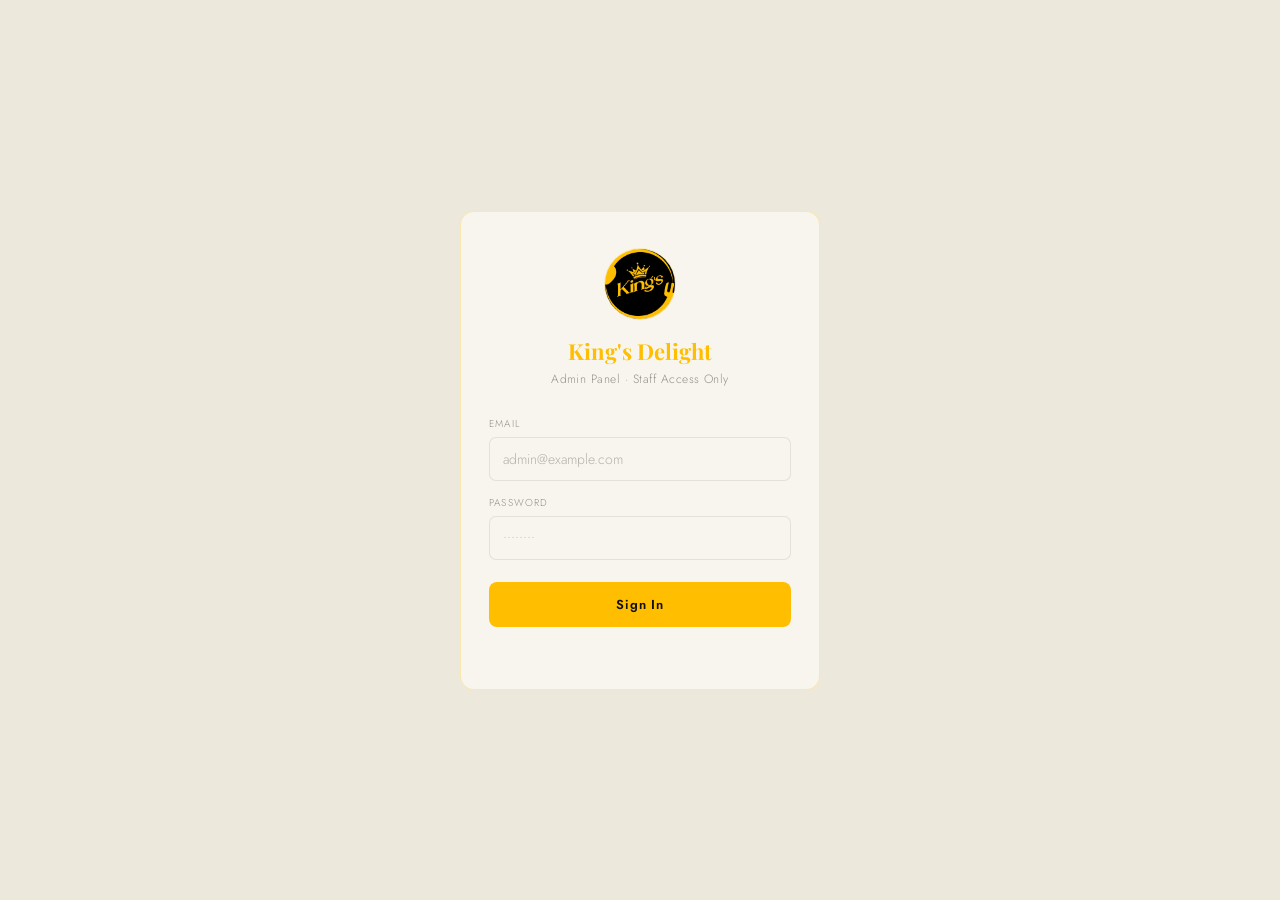
<file: admin.html>
<!DOCTYPE html>
<html lang="en">
<head>
<meta charset="UTF-8">
<meta name="viewport" content="width=device-width, initial-scale=1.0">
<title>King's Delight — Admin</title>
<link rel="icon" type="image/svg+xml" href="data:image/svg+xml,%3Csvg xmlns='http://www.w3.org/2000/svg' viewBox='0 0 32 32'%3E%3Crect width='32' height='32' rx='8' fill='%231C1C1C'/%3E%3Ctext x='16' y='23' font-size='20' text-anchor='middle' fill='%23FFBF00'%3E%F0%9F%91%91%3C/text%3E%3C/svg%3E">
<link rel="preconnect" href="https://fonts.googleapis.com">
<link href="https://fonts.googleapis.com/css2?family=Playfair+Display:wght@700&family=Jost:wght@300;400;500;600&display=swap" rel="stylesheet">
<link rel="stylesheet" href="admin.css">
</head>
<body>

<!-- ── LOGIN SCREEN ──────────────────────────────────────────────────────── -->
<div id="loginScreen">
  <div class="login-card">
    <div class="login-crown"><img src="assets/logo.png" alt="King's Delight" style="width:72px;height:72px;border-radius:50%;border:1.5px solid var(--gold-border);object-fit:cover"></div>
    <h1 class="login-title">King's Delight</h1>
    <p class="login-sub">Admin Panel · Staff Access Only</p>
    <div class="field">
      <label for="loginEmail">Email</label>
      <input type="email" id="loginEmail" placeholder="admin@example.com" autocomplete="email">
    </div>
    <div class="field">
      <label for="loginPassword">Password</label>
      <input type="password" id="loginPassword" placeholder="••••••••" autocomplete="current-password">
    </div>
    <button class="login-btn" id="loginBtn" onclick="doLogin()">Sign In</button>
    <p class="login-error" id="loginError"></p>
  </div>
</div>

<!-- ── ADMIN PANEL ────────────────────────────────────────────────────────── -->
<div id="adminPanel">
  <header class="admin-header">
    <div class="admin-header-inner">
      <div class="admin-logo-text" style="display:flex;align-items:center;gap:10px">
        <img src="assets/logo.png" alt="logo" style="width:32px;height:32px;border-radius:50%;border:1px solid var(--gold-border);object-fit:cover;flex-shrink:0">
        King's Delight <span>ADMIN</span>
      </div>
      <a href="/" target="_blank" rel="noopener noreferrer" style="font-size:12px;color:var(--cream-35);text-decoration:none;margin-right:8px">View Menu ↗</a>
      <button class="logout-btn" onclick="doLogout()">Sign Out</button>
    </div>
  </header>

  <div class="admin-body">

    <!-- Global scope switchers (positioned above tabs) -->
    <div class="admin-scope-wrap" id="menuScopeRow">
      <div class="admin-scope-switcher" role="group" aria-label="Menu section">
        <button class="admin-scope-btn active" data-scope="eatery" onclick="setMenuScope('eatery', this)" aria-label="Switch to Eatery menu">Eatery</button>
        <button class="admin-scope-btn" data-scope="lounge" onclick="setMenuScope('lounge', this)" aria-label="Switch to Lounge menu">Lounge</button>
      </div>
    </div>
    <div class="admin-scope-wrap" id="orderScopeRow" style="display:none">
      <div class="admin-scope-switcher" role="group" aria-label="Order section">
        <button class="admin-scope-btn active" data-scope="eatery" onclick="setOrderScope('eatery', this)" aria-label="Switch to Eatery orders">Eatery</button>
        <button class="admin-scope-btn" data-scope="lounge" onclick="setOrderScope('lounge', this)" aria-label="Switch to Lounge orders">Lounge</button>
      </div>
    </div>

    <!-- Tab navigation -->
    <div class="admin-tabs" id="adminTabs">
      <button class="admin-tab active" id="tabMenu" onclick="switchAdminTab('menu')">📋 Menu</button>
      <button class="admin-tab" id="tabOrders" onclick="switchAdminTab('orders')">🧾 Orders</button>
    </div>

    <!-- ── MENU PANEL ── -->
    <div id="menuPanel">

    <!-- Stats -->
    <div class="stats-row" id="statsRow">
      <div class="stat-card">
        <div class="stat-num" id="statTotal">—</div>
        <div class="stat-label">Total Items</div>
      </div>
      <div class="stat-card">
        <div class="stat-num" id="statAvail" style="color:var(--green)">—</div>
        <div class="stat-label">Available</div>
      </div>
      <div class="stat-card oos">
        <div class="stat-num" id="statOOS">—</div>
        <div class="stat-label">Out of Stock</div>
      </div>
      <div class="stat-card promo">
        <div class="stat-num" id="statPromo">—</div>
        <div class="stat-label">Active Promos</div>
      </div>
    </div>

    <!-- Add New Product Form -->
    <div class="add-promo-card">
      <div class="add-promo-title">➕ Add New Product</div>
      <div class="form-grid">
        <div class="form-field">
          <label for="promoName">Item Name *</label>
          <input type="text" id="promoName" placeholder="e.g. King's Meal">
        </div>
        <div class="form-field">
          <label for="promoPrice">Price (₦) *</label>
          <input type="number" id="promoPrice" placeholder="e.g. 4500" min="0">
        </div>
        <div class="form-field">
          <label for="promoSection">Section *</label>
          <select id="promoSection"></select>
        </div>
        <div class="form-field">
          <label for="promoSublabel">Sub-label (optional)</label>
          <input type="text" id="promoSublabel" placeholder="e.g. House favourite">
        </div>
        <div class="form-field">
          <label for="promoExpiry">Promo Expiry (optional)</label>
          <input type="date" id="promoExpiry">
        </div>
        <div class="form-field">
          <div class="form-checkbox" style="margin-top:22px">
            <input type="checkbox" id="promoIsCombo">
            <label for="promoIsCombo">Combo / meal deal</label>
          </div>
        </div>
        <div class="form-field form-field--full">
          <label for="promoImageFile">Product Image (optional)</label>
          <input type="file" id="promoImageFile" accept="image/jpeg,image/png,image/webp,image/gif" style="margin-bottom:6px">
          <div style="font-size:11px;color:var(--cream-35);margin-bottom:4px">or paste an image URL instead:</div>
          <input type="text" id="promoImageUrl" placeholder="https://example.com/image.jpg">
        </div>
      </div>
      <button class="add-promo-btn" id="addPromoBtn" onclick="addPromoItem()">Add Product</button>
    </div>

    <!-- Search -->
    <div style="margin-bottom:14px;position:relative">
      <span style="position:absolute;left:13px;top:50%;transform:translateY(-50%);font-size:14px;opacity:0.4;pointer-events:none">🔍</span>
      <input type="text" id="adminSearch" placeholder="Search items…" oninput="doAdminSearch(this.value)"
        style="width:100%;background:rgba(255,255,255,0.05);border:1px solid var(--border);border-radius:20px;padding:8px 16px 8px 38px;color:var(--cream);font-family:'Jost',sans-serif;font-size:13px;outline:none;transition:border-color 0.2s"
        onfocus="this.style.borderColor='var(--gold-border)'" onblur="this.style.borderColor='var(--border)'">
    </div>

    <!-- Filters -->
    <div class="filter-row" id="filterRow">
      <button class="filter-btn active" onclick="setFilter('all', this)">All Items</button>
      <button class="filter-btn" onclick="setFilter('unavailable', this)">Out of Stock</button>
      <button class="filter-btn" onclick="setFilter('promos', this)">Promos</button>
    </div>

    <!-- Item List -->
    <div id="itemList"><div class="loading-msg">Loading menu…</div></div>

    </div><!-- end #menuPanel -->

    <!-- ── ORDERS PANEL ── -->
    <div id="ordersPanel" style="display:none">
      <!-- Order stats -->
      <div class="stats-row" id="orderStatsRow">
        <div class="stat-card">
          <div class="stat-num" id="statPaidAllTime">—</div>
          <div class="stat-label" id="statPaidAllTimeLabel">All-time Paid</div>
        </div>
        <div class="stat-card">
          <div class="stat-num" id="statPaidToday">—</div>
          <div class="stat-label" id="statPaidTodayLabel">Today's Paid</div>
        </div>
        <div class="stat-card">
          <div class="stat-num stat-num-sm" id="statRevenueAllTime">—</div>
          <div class="stat-label" id="statRevenueAllTimeLabel">Revenue (All-time)</div>
        </div>
        <div class="stat-card">
          <div class="stat-num stat-num-sm" id="statRevenueToday">—</div>
          <div class="stat-label" id="statRevenueTodayLabel">Revenue (Today)</div>
        </div>
      </div>
      <div style="display:flex;align-items:center;justify-content:space-between;margin-bottom:16px">
        <div style="font-size:11px;letter-spacing:0.12em;text-transform:uppercase;color:var(--cream-35)">Recent Orders</div>
        <button class="filter-btn" onclick="loadOrders()">↻ Refresh</button>
      </div>
      <div id="orderList"><div class="loading-msg">Loading orders…</div></div>
    </div><!-- end #ordersPanel -->
</div>

<!-- Toast -->
<div class="toast" id="toast"></div>

<script src="js/config.js"></script>
<script src="admin.js"></script>
</body>
</html>
</file>
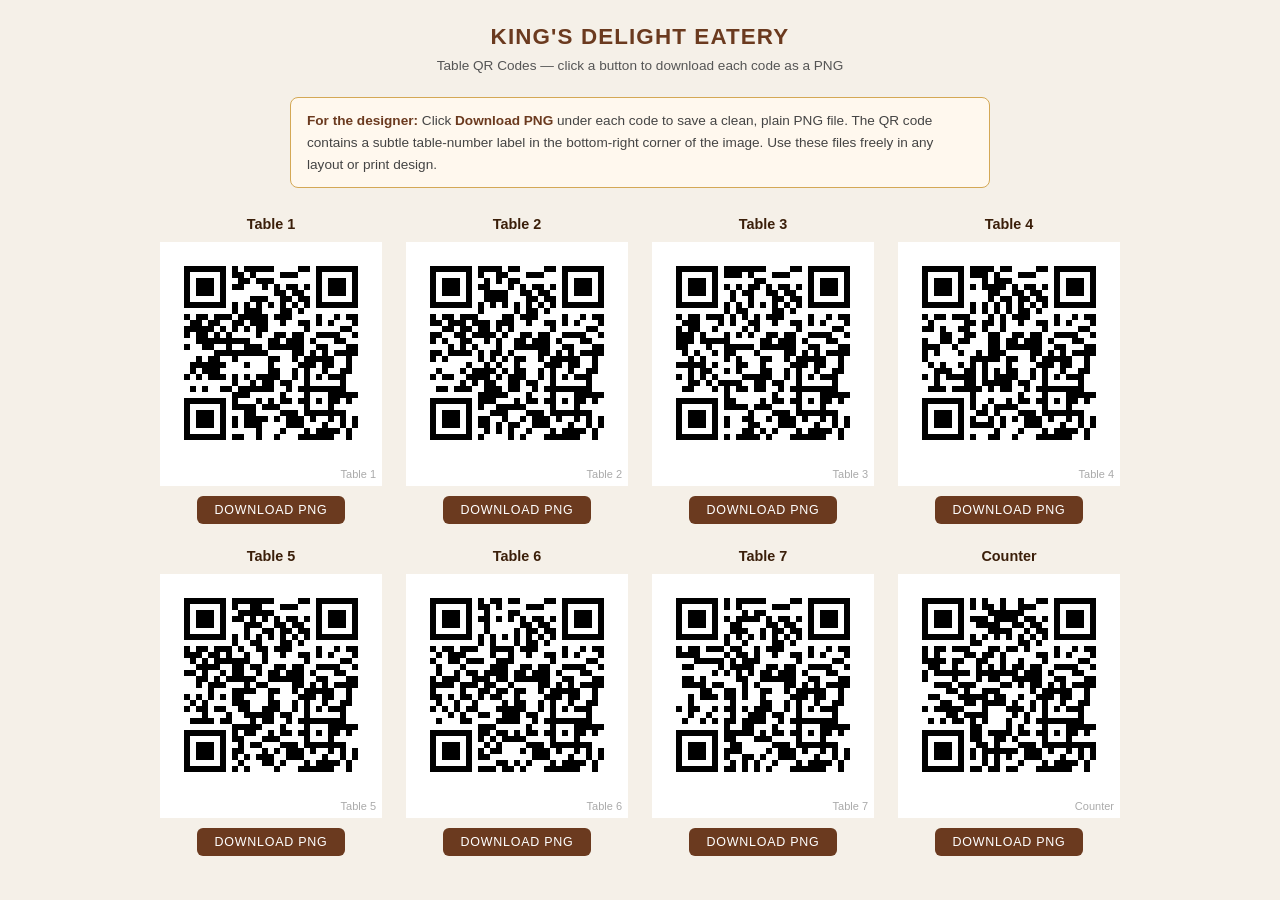
<file: qr-codes.html>
<!DOCTYPE html>
<html lang="en">
<head>
  <meta charset="UTF-8">
  <meta name="viewport" content="width=device-width, initial-scale=1.0">
  <title>King's Delight — Table QR Codes</title>
  <style>
    *, *::before, *::after { box-sizing: border-box; margin: 0; padding: 0; }

    body {
      font-family: Arial, sans-serif;
      background: #f5f0e8;
      color: #1a1a1a;
      padding: 24px;
    }

    h1 {
      text-align: center;
      font-size: 1.4rem;
      letter-spacing: 0.05em;
      text-transform: uppercase;
      margin-bottom: 8px;
      color: #6b3a1f;
    }

    .subtitle {
      text-align: center;
      font-size: 0.85rem;
      color: #555;
      margin-bottom: 24px;
    }

    .instructions {
      background: #fff8ee;
      border: 1px solid #d4a855;
      border-radius: 8px;
      padding: 12px 16px;
      max-width: 700px;
      margin: 0 auto 28px;
      font-size: 0.85rem;
      line-height: 1.6;
      color: #444;
    }

    .instructions strong { color: #6b3a1f; }

    .grid {
      display: grid;
      grid-template-columns: repeat(auto-fill, minmax(220px, 1fr));
      gap: 24px;
      max-width: 960px;
      margin: 0 auto;
    }

    .card {
      display: flex;
      flex-direction: column;
      align-items: center;
      gap: 10px;
    }

    .card canvas {
      display: block;
      image-rendering: pixelated;
    }

    .btn-download {
      display: inline-block;
      padding: 7px 18px;
      background: #6b3a1f;
      color: #fff;
      border: none;
      border-radius: 6px;
      font-size: 0.78rem;
      letter-spacing: 0.06em;
      text-transform: uppercase;
      cursor: pointer;
      text-decoration: none;
    }

    .btn-download:hover { background: #8c4e2a; }

    @media print {
      .instructions, .btn-download { display: none; }
      body { background: #fff; padding: 10px; }
      h1, .subtitle { color: #000; }
      .grid { grid-template-columns: repeat(3, 1fr); gap: 16px; max-width: 100%; }
    }
  </style>
</head>
<body>

<h1>King's Delight Eatery</h1>
<p class="subtitle">Table QR Codes — click a button to download each code as a PNG</p>

<div class="instructions">
  <strong>For the designer:</strong> Click <strong>Download PNG</strong> under each code to save a
  clean, plain PNG file. The QR code contains a subtle table-number label in the bottom-right corner
  of the image. Use these files freely in any layout or print design.
</div>

<div class="grid" id="grid"></div>

<script src="js/qrcode.js"></script>
<script>
  var BASE_URL = window.location.origin;

  var locations = [
    { label: 'Table 1',   file: 'table-1',   url: BASE_URL + '/?table=1' },
    { label: 'Table 2',   file: 'table-2',   url: BASE_URL + '/?table=2' },
    { label: 'Table 3',   file: 'table-3',   url: BASE_URL + '/?table=3' },
    { label: 'Table 4',   file: 'table-4',   url: BASE_URL + '/?table=4' },
    { label: 'Table 5',   file: 'table-5',   url: BASE_URL + '/?table=5' },
    { label: 'Table 6',   file: 'table-6',   url: BASE_URL + '/?table=6' },
    { label: 'Table 7',   file: 'table-7',   url: BASE_URL + '/?table=7' },
    { label: 'Counter',   file: 'counter',   url: BASE_URL + '/?src=counter' }
  ];

  var CELL   = 6;   /* px per QR module */
  var MARGIN = 4;   /* quiet-zone modules */
  var LABEL_HEIGHT = 22; /* px strip below QR for subtle label */

  var grid = document.getElementById('grid');

  locations.forEach(function(loc) {
    /* ── Generate raw QR data ── */
    var qr = qrcode(0, 'M');
    qr.addData(loc.url);
    qr.make();

    var modules = qr.getModuleCount();
    var qrPx    = (modules + MARGIN * 2) * CELL;
    var canvasW = qrPx;
    var canvasH = qrPx + LABEL_HEIGHT;

    /* ── Draw onto canvas ── */
    var canvas  = document.createElement('canvas');
    canvas.width  = canvasW;
    canvas.height = canvasH;
    var ctx = canvas.getContext('2d');

    /* White background */
    ctx.fillStyle = '#ffffff';
    ctx.fillRect(0, 0, canvasW, canvasH);

    /* QR modules */
    var offsetX = MARGIN * CELL;
    var offsetY = MARGIN * CELL;
    for (var row = 0; row < modules; row++) {
      for (var col = 0; col < modules; col++) {
        ctx.fillStyle = qr.isDark(row, col) ? '#000000' : '#ffffff';
        ctx.fillRect(offsetX + col * CELL, offsetY + row * CELL, CELL, CELL);
      }
    }

    /* Subtle table label — small grey text in bottom strip */
    ctx.fillStyle = '#aaaaaa';
    ctx.font = '11px Arial, sans-serif';
    ctx.textAlign = 'right';
    ctx.textBaseline = 'middle';
    ctx.fillText(loc.label, canvasW - 6, qrPx + LABEL_HEIGHT / 2);

    /* ── Card wrapper ── */
    var card = document.createElement('div');
    card.className = 'card';

    var label = document.createElement('div');
    label.style.cssText = 'font-size:0.9rem;font-weight:bold;color:#3b1f0a;';
    label.textContent = loc.label;

    var link = document.createElement('a');
    link.className = 'btn-download';
    link.textContent = 'Download PNG';
    link.download = 'qr-' + loc.file + '.png';
    link.href = canvas.toDataURL('image/png');

    card.appendChild(label);
    card.appendChild(canvas);
    card.appendChild(link);
    grid.appendChild(card);
  });
</script>

</body>
</html>
</file>
<file: admin.css>
*, *::before, *::after { box-sizing: border-box; margin: 0; padding: 0; }
:root {
  --gold: #FFBF00;
  --gold-light: #FFD84D;
  --gold-dim: rgba(255,191,0,0.13);
  --gold-border: rgba(255,191,0,0.25);
  --charcoal: #EDE8DC;
  --charcoal-mid: #F8F5EE;
  --charcoal-card: #F8F5EE;
  --charcoal-hover: #E4DCC8;
  --border: rgba(28,28,28,0.09);
  --cream: #2A2317;
  --cream-60: rgba(42,35,23,0.68);
  --cream-35: rgba(42,35,23,0.48);
  --cream-20: rgba(42,35,23,0.32);
  --sticky-bg: rgba(237,232,220,0.97);
  --switcher-bg: rgba(42,35,23,0.04);
  --red: #B22222;
  --green: #2a9d5c;
  --accent-transition: 300ms ease;
}
body.lounge-mode {
  --gold: #FF3333;
  --gold-light: #FF6666;
  --gold-dim: rgba(255,51,51,0.13);
  --gold-border: rgba(255,51,51,0.25);
  --charcoal: #141414;
  --charcoal-mid: #232323;
  --charcoal-card: #272020;
  --charcoal-hover: #2F2F2F;
  --border: rgba(255,255,255,0.07);
  --cream: #FFF5E1;
  --cream-60: rgba(255,245,225,0.6);
  --cream-35: rgba(255,245,225,0.35);
  --cream-20: rgba(255,245,225,0.18);
  --sticky-bg: rgba(20,20,20,0.97);
  --switcher-bg: rgba(255,255,255,0.03);
  background: var(--charcoal);
}
html { overflow-x: hidden; width: 100%; }
body {
  background: var(--charcoal);
  color: var(--cream);
  font-family: 'Jost', sans-serif;
  font-weight: 300;
  min-height: 100vh;
  overflow-x: hidden;
  -webkit-font-smoothing: antialiased;
}

/* ── LOGIN SCREEN ───────────────────────────────────────── */
#loginScreen {
  display: flex; align-items: center; justify-content: center;
  min-height: 100vh; padding: 24px;
}
.login-card {
  width: 100%; max-width: 360px;
  background: var(--charcoal-card);
  border: 1px solid var(--gold-border);
  border-radius: 14px;
  padding: 36px 28px 32px;
  text-align: center;
}
.login-crown { margin-bottom: 16px; display: flex; justify-content: center; }
.login-title {
  font-family: 'Playfair Display', serif;
  font-size: 22px; font-weight: 700;
  color: var(--gold); margin-bottom: 4px;
}
.login-sub { font-size: 12px; color: var(--cream-35); margin-bottom: 28px; letter-spacing: 0.04em; }
.field { margin-bottom: 14px; text-align: left; }
.field label { display: block; font-size: 10px; letter-spacing: 0.12em; text-transform: uppercase; color: var(--cream-35); margin-bottom: 6px; }
.field input {
  width: 100%; background: var(--charcoal-mid);
  border: 1px solid var(--border); border-radius: 7px;
  padding: 11px 13px; color: var(--cream);
  font-family: 'Jost', sans-serif; font-size: 14px; font-weight: 300;
  outline: none; transition: border-color 0.2s;
}
.field input::placeholder { color: var(--cream-20); }
.field input:focus { border-color: var(--gold-border); }
.login-btn {
  width: 100%; padding: 13px; margin-top: 8px;
  background: var(--gold); color: #111;
  border: none; border-radius: 8px;
  font-family: 'Jost', sans-serif; font-size: 13px; font-weight: 600;
  letter-spacing: 0.06em; cursor: pointer;
  transition: opacity 0.15s;
}
.login-btn:hover { opacity: 0.88; }
.login-btn:disabled { opacity: 0.5; cursor: default; }
.login-error {
  margin-top: 12px; font-size: 12px;
  color: #e05555; min-height: 18px;
}

/* ── ADMIN PANEL ─────────────────────────────────────────── */
#adminPanel { display: none; }
.admin-header {
  position: sticky; top: 0; z-index: 100;
  background: var(--sticky-bg);
  backdrop-filter: blur(12px);
  border-bottom: 1px solid var(--gold-border);
  padding: 0 20px;
  transition: border-color var(--accent-transition), background var(--accent-transition);
}
.admin-header-inner {
  max-width: 860px; margin: 0 auto;
  display: flex; align-items: center; gap: 12px;
  padding: 14px 0;
}
.admin-logo-text {
  font-family: 'Playfair Display', serif;
  font-size: 16px; color: var(--gold); font-weight: 700; flex: 1;
}
.admin-logo-text span { font-family: 'Jost', sans-serif; font-size: 11px; font-weight: 400; color: var(--cream-35); letter-spacing: 0.1em; margin-left: 8px; }
.logout-btn {
  padding: 7px 16px;
  background: transparent; color: var(--cream-35);
  border: 1px solid var(--border); border-radius: 6px;
  font-family: 'Jost', sans-serif; font-size: 12px;
  cursor: pointer; transition: all 0.15s;
}
.logout-btn:hover { border-color: rgba(178,34,34,0.4); color: #e05555; }

.admin-body { max-width: 860px; margin: 0 auto; padding: 24px 20px 80px; }

/* STATS */
.stats-row { display: flex; gap: 12px; margin-bottom: 24px; flex-wrap: wrap; }
.stat-card {
  flex: 1; min-width: 100px;
  background: var(--charcoal-card); border: 1px solid var(--border);
  border-radius: 10px; padding: 14px 16px; text-align: center;
}
.stat-num { font-family: 'Playfair Display', serif; font-size: 24px; color: var(--gold); transition: color var(--accent-transition); }
.stat-num-sm { font-size: 17px; }
.stat-label { font-size: 10px; letter-spacing: 0.1em; color: var(--cream-35); text-transform: uppercase; margin-top: 2px; }
.stat-card.oos .stat-num { color: #e05555; }
.stat-card.promo .stat-num { color: var(--gold-light); }

/* SECTION HEADING */
.admin-section-title {
  font-size: 11px; letter-spacing: 0.14em; text-transform: uppercase;
  color: var(--cream-35); margin: 0 0 12px;
}

/* FILTER TABS */
.filter-row { display: flex; gap: 6px; margin-bottom: 20px; flex-wrap: wrap; }
.filter-btn {
  padding: 7px 14px; border-radius: 20px;
  border: 1px solid var(--border); background: transparent;
  color: var(--cream-35); font-family: 'Jost', sans-serif;
  font-size: 12px; cursor: pointer; transition: all 0.15s;
  white-space: nowrap;
}
.filter-btn:hover { color: var(--cream-60); }
.filter-btn.active { background: var(--gold); border-color: var(--gold); color: #111; font-weight: 600; transition: background var(--accent-transition), border-color var(--accent-transition); }

/* ITEM ROWS */
.item-row {
  display: flex; align-items: center; gap: 10px;
  background: var(--charcoal-card); border: 1px solid var(--border);
  border-radius: 9px; padding: 11px 14px; margin-bottom: 6px;
  transition: border-color 0.18s;
}
.item-row:hover { border-color: rgba(255,255,255,0.12); }
.item-row.unavailable { opacity: 0.55; }
.item-row-info { flex: 1; min-width: 0; }
.item-row-name { font-size: 13px; color: var(--cream); line-height: 1.3; }
.item-row-meta { font-size: 11px; color: var(--cream-35); margin-top: 2px; }
.section-badge {
  display: inline-block; font-size: 10px; padding: 1px 6px;
  border-radius: 3px; border: 1px solid var(--border);
  color: var(--cream-35); margin-right: 4px; letter-spacing: 0.04em;
}
.promo-badge {
  display: inline-block; font-size: 10px; padding: 1px 6px;
  border-radius: 3px; border: 1px solid var(--gold-border);
  color: var(--gold); margin-right: 4px; letter-spacing: 0.04em;
}

/* PRICE EDIT */
.price-cell { display: flex; align-items: center; gap: 6px; flex-shrink: 0; }
.price-display {
  font-family: 'Jost', sans-serif; font-size: 13px; font-weight: 500;
  color: var(--gold); cursor: pointer; padding: 4px 8px;
  border-radius: 5px; border: 1px solid transparent;
  transition: border-color 0.15s; white-space: nowrap;
}
.price-display:hover { border-color: var(--gold-border); }
.price-input {
  width: 90px; background: var(--charcoal-mid);
  border: 1px solid var(--gold-border); border-radius: 5px;
  padding: 5px 8px; color: var(--cream);
  font-family: 'Jost', sans-serif; font-size: 13px;
  outline: none;
}
.price-save-btn {
  padding: 4px 10px; background: var(--gold); color: #111;
  border: none; border-radius: 5px; font-size: 12px; font-weight: 600;
  cursor: pointer; transition: opacity 0.15s;
}
.price-save-btn:hover { opacity: 0.85; }

/* TOGGLE SWITCH */
.toggle-wrap { display: flex; align-items: center; gap: 8px; flex-shrink: 0; }
.toggle {
  position: relative; display: inline-block;
  width: 42px; height: 24px;
}
.toggle input { opacity: 0; width: 0; height: 0; }
.toggle-slider {
  position: absolute; cursor: pointer;
  top: 0; left: 0; right: 0; bottom: 0;
  background: rgba(178,34,34,0.35);
  border: 1px solid rgba(178,34,34,0.3);
  border-radius: 24px; transition: 0.2s;
}
.toggle-slider::before {
  position: absolute; content: '';
  height: 18px; width: 18px;
  left: 2px; bottom: 2px;
  background: rgba(255,255,255,0.5);
  border-radius: 50%; transition: 0.2s;
}
.toggle input:checked + .toggle-slider { background: rgba(42,157,92,0.35); border-color: rgba(42,157,92,0.45); }
.toggle input:checked + .toggle-slider::before { transform: translateX(18px); background: var(--green); }
.toggle-label { font-size: 11px; color: var(--cream-35); width: 28px; text-align: left; }

/* DELETE BUTTON */
.del-btn {
  width: 28px; height: 28px; border-radius: 6px;
  border: 1px solid var(--border); background: transparent;
  color: var(--cream-35); cursor: pointer;
  display: flex; align-items: center; justify-content: center;
  font-size: 14px; transition: all 0.15s; flex-shrink: 0;
}
.del-btn:hover { border-color: rgba(178,34,34,0.4); color: #e05555; }

/* ADD PROMO FORM */
.add-promo-card {
  background: var(--charcoal-card);
  border: 1px solid var(--gold-border);
  border-radius: 12px; padding: 20px; margin-bottom: 32px;
}
.add-promo-title {
  font-family: 'Playfair Display', serif;
  font-size: 16px; color: var(--gold); margin-bottom: 16px;
}
.form-grid { display: grid; grid-template-columns: 1fr 1fr; gap: 12px; }
@media (max-width: 520px) { .form-grid { grid-template-columns: 1fr; } }
.form-field label { display: block; font-size: 10px; letter-spacing: 0.1em; text-transform: uppercase; color: var(--cream-35); margin-bottom: 5px; }
.form-field input, .form-field select, .form-field textarea {
  width: 100%; background: var(--charcoal-mid);
  border: 1px solid var(--border); border-radius: 7px;
  padding: 9px 12px; color: var(--cream);
  font-family: 'Jost', sans-serif; font-size: 13px; font-weight: 300;
  outline: none; transition: border-color 0.2s;
}
.form-field input[type=file] {
  padding: 7px 10px; cursor: pointer; color: var(--cream-60);
}
.form-field input[type=file]::file-selector-button {
  background: var(--gold); color: #111; border: none; border-radius: 4px;
  padding: 3px 10px; font-size: 12px; font-weight: 600; cursor: pointer; margin-right: 8px;
}
.form-field input::placeholder { color: var(--cream-20); }
.form-field input:focus, .form-field select:focus { border-color: var(--gold-border); }
.form-field select option { background: var(--charcoal-mid); }
.form-checkbox { display: flex; align-items: center; gap: 8px; margin-top: 4px; }
.form-checkbox input[type=checkbox] { width: 16px; height: 16px; accent-color: var(--gold); cursor: pointer; }
.form-checkbox label { font-size: 13px; color: var(--cream-60); cursor: pointer; }
.form-row-full { grid-column: 1 / -1; }
.add-promo-btn {
  margin-top: 16px; padding: 11px 24px;
  background: var(--gold); color: #111;
  border: none; border-radius: 8px;
  font-family: 'Jost', sans-serif; font-size: 13px; font-weight: 600;
  letter-spacing: 0.05em; cursor: pointer; transition: opacity 0.15s;
}
.add-promo-btn:hover { opacity: 0.88; }
.add-promo-btn:disabled { opacity: 0.5; cursor: default; }

/* NOTICE / TOAST */
.toast {
  position: fixed; bottom: 24px; left: 50%; transform: translateX(-50%);
  background: var(--charcoal-card); border: 1px solid var(--gold-border);
  border-radius: 8px; padding: 10px 20px;
  font-size: 13px; color: var(--cream); z-index: 999;
  opacity: 0; transition: opacity 0.25s; pointer-events: none;
  white-space: nowrap;
}
.toast.show { opacity: 1; }
.toast.error { border-color: rgba(178,34,34,0.4); color: #e05555; }

/* LOADING */
.loading-msg { text-align: center; padding: 48px 20px; color: var(--cream-35); font-size: 14px; }

/* EMPTY */
.empty-msg { text-align: center; padding: 32px 20px; color: var(--cream-35); font-style: italic; font-size: 13px; }

/* IMAGE CELL in item rows */
.img-cell { flex-shrink: 0; width: 44px; }
.img-thumb {
  width: 44px; height: 44px; object-fit: cover; border-radius: 6px;
  border: 1px solid var(--border); cursor: pointer; display: block;
  transition: border-color 0.15s;
}
.img-thumb:hover { border-color: var(--gold-border); }
.img-add-btn {
  width: 44px; height: 44px; background: rgba(255,255,255,0.04);
  border: 1px dashed var(--border); border-radius: 6px;
  cursor: pointer; font-size: 18px; color: var(--cream-35);
  display: flex; align-items: center; justify-content: center;
  transition: border-color 0.15s, color 0.15s;
}
.img-add-btn:hover { border-color: var(--gold-border); color: var(--gold); }
.img-edit-form { width: 160px; }
.img-edit-actions { display: flex; gap: 4px; margin-top: 5px; flex-wrap: wrap; }
.img-remove-btn { background: none !important; border: 1px solid rgba(178,34,34,0.4) !important; color: #e05555 !important; }
.img-remove-btn:hover { background: rgba(178,34,34,0.1) !important; }
.img-cancel-btn { background: none !important; border: 1px solid var(--border) !important; color: var(--cream-35) !important; }
.img-cancel-btn:hover { border-color: rgba(255,255,255,0.2) !important; color: var(--cream-60) !important; }

/* FULL-WIDTH form field (spans both grid columns) */
.form-field--full { grid-column: 1 / -1; }

.section-divider { font-size: 11px; letter-spacing: 0.14em; text-transform: uppercase; color: var(--cream-35); margin: 20px 0 10px; padding-bottom: 6px; border-bottom: 1px solid var(--border); }

/* ADMIN TABS */
.admin-tabs { display: flex; gap: 6px; margin-bottom: 24px; }
.admin-tab {
  padding: 8px 18px; border-radius: 20px;
  border: 1px solid var(--border); background: transparent;
  color: var(--cream-35); font-family: 'Jost', sans-serif;
  font-size: 13px; cursor: pointer; transition: all 0.15s;
}
.admin-tab:hover { color: var(--cream-60); }
.admin-tab.active { background: var(--gold); border-color: var(--gold); color: #111; font-weight: 600; transition: background var(--accent-transition), border-color var(--accent-transition); }

/* SECTION SCOPE SWITCHER */
.admin-scope-wrap { margin: 0 auto 14px; display: flex; justify-content: center; }
.admin-scope-switcher {
  display: flex; gap: 8px; padding: 5px;
  border-radius: 999px; border: 1px solid var(--gold-border);
  background: var(--switcher-bg);
  transition: border-color var(--accent-transition);
}
.admin-scope-btn {
  flex: 1; border: 1px solid var(--gold-border); border-radius: 999px;
  background: transparent; color: var(--cream-60);
  padding: 9px 14px;
  font-family: 'Jost', sans-serif; font-size: 12px;
  font-weight: 600; letter-spacing: 0.06em; cursor: pointer;
  transition: background var(--accent-transition), color var(--accent-transition), border-color var(--accent-transition);
}
.admin-scope-btn.active { background: var(--gold); color: #111; border-color: transparent; }
.admin-scope-btn:not(.active):hover { color: var(--cream); }

/* ORDER CARDS */
.order-card {
  background: var(--charcoal-card); border: 1px solid var(--border);
  border-radius: 9px; padding: 12px 14px; margin-bottom: 8px;
  transition: border-color 0.18s;
}
.order-card:hover { border-color: rgba(255,255,255,0.12); }
.order-card-header {
  display: flex; align-items: center; gap: 10px; flex-wrap: wrap;
}
.order-ref {
  font-family: 'Jost', sans-serif; font-size: 13px; font-weight: 600;
  color: var(--gold); letter-spacing: 0.06em; min-width: 54px;
}
.order-badge {
  font-size: 10px; padding: 2px 7px; border-radius: 3px;
  border: 1px solid; letter-spacing: 0.05em; white-space: nowrap;
}
.order-badge-eatin    { border-color: rgba(42,157,92,0.4);   color: #2a9d5c; }
.order-badge-takeout  { border-color: var(--gold-border);     color: var(--gold); }
.order-badge-delivery { border-color: rgba(100,149,237,0.4); color: #6495ed; }
.order-customer { font-size: 13px; color: var(--cream); flex: 1; min-width: 80px; }
.order-total { font-size: 13px; font-weight: 600; color: var(--cream); white-space: nowrap; }
.order-time { font-size: 11px; color: var(--cream-35); white-space: nowrap; margin-left: auto; }
.order-items {
  font-size: 11px; color: var(--cream-35); margin-top: 7px;
  line-height: 1.5; border-top: 1px solid var(--border); padding-top: 6px;
}
.order-note {
  font-size: 11px; color: var(--cream-60); margin-top: 5px; font-style: italic;
}
.paid-toggle {
  display: inline-flex; align-items: center; gap: 5px; cursor: pointer;
  margin-left: auto; flex-shrink: 0;
}
.paid-toggle input[type="checkbox"] { display: none; }
.paid-toggle-label {
  font-size: 10px; padding: 2px 8px; border-radius: 3px;
  border: 1px solid rgba(178,34,34,0.7); color: #e05555;
  background: rgba(178,34,34,0.1);
  letter-spacing: 0.05em; white-space: nowrap; transition: background 0.15s, color 0.15s, border-color 0.15s;
  cursor: pointer;
}
.paid-toggle input:checked + .paid-toggle-label {
  background: rgba(42,157,92,0.15); color: #2a9d5c;
  border-color: rgba(42,157,92,0.6);
}
.order-paid { border-color: rgba(42,157,92,0.3); }

@media (max-width: 640px) {
  .admin-header { padding: 0 12px; }
  .admin-header-inner {
    gap: 8px;
    padding: 10px 0;
    flex-wrap: wrap;
  }
  .admin-logo-text { width: 100%; flex: 0 0 100%; }
  .admin-body { padding: 16px 12px 64px; }
  .admin-tabs { margin-bottom: 16px; }
  .stats-row {
    display: grid;
    grid-template-columns: repeat(2, minmax(0, 1fr));
    gap: 8px;
    margin-bottom: 16px;
  }
  .stat-card {
    min-width: 0;
    padding: 10px 8px;
    border-radius: 8px;
  }
  .stat-num { font-size: 20px; }
  .stat-num-sm { font-size: 14px; }
  .stat-label {
    font-size: 9px;
    letter-spacing: 0.08em;
    margin-top: 1px;
  }
}
</file>
